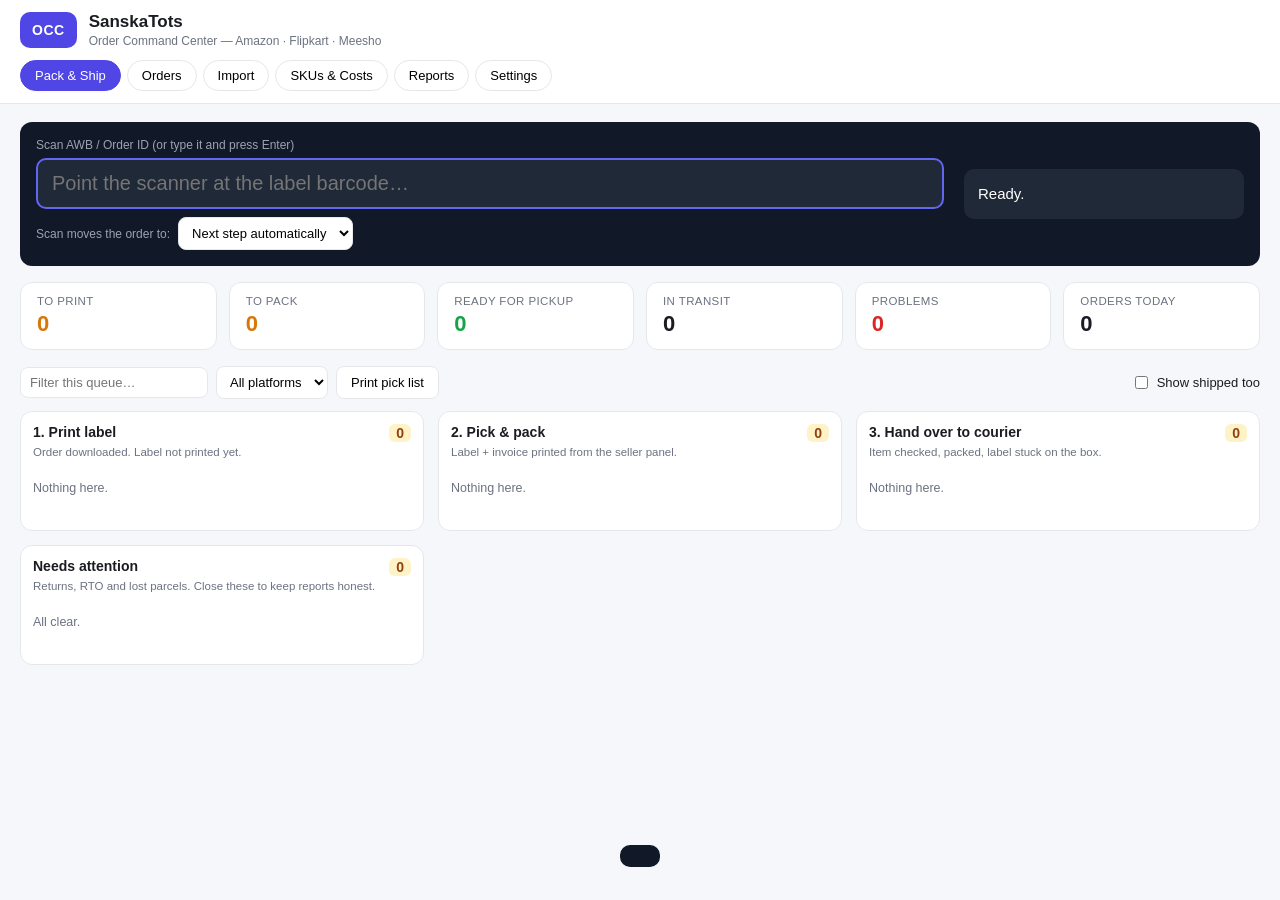
<file: tools/order_command_center/src/dashboard/index.html>
<!DOCTYPE html>
<html lang="en">
  <head>
    <meta charset="UTF-8" />
    <title>Order Command Center</title>
    <link rel="stylesheet" href="styles.css" />
  </head>
  <body>
    <header class="topbar">
      <div class="brand">
        <span class="logo">OCC</span>
        <div>
          <h1 id="bizName">SanskaTots</h1>
          <p class="sub">Order Command Center — Amazon · Flipkart · Meesho</p>
        </div>
      </div>
      <nav class="tabs">
        <button class="tab active" data-tab="pack">Pack &amp; Ship</button>
        <button class="tab" data-tab="orders">Orders</button>
        <button class="tab" data-tab="import">Import</button>
        <button class="tab" data-tab="skus">SKUs &amp; Costs</button>
        <button class="tab" data-tab="reports">Reports</button>
        <button class="tab" data-tab="settings">Settings</button>
      </nav>
    </header>

    <main>
      <!-- ============ PACK & SHIP ============ -->
      <section class="panel active" id="tab-pack">
        <div class="scanbar">
          <div class="scanbox">
            <label for="scanInput">Scan AWB / Order ID (or type it and press Enter)</label>
            <input
              id="scanInput"
              type="text"
              autocomplete="off"
              placeholder="Point the scanner at the label barcode…"
            />
            <div class="scan-actions">
              <span>Scan moves the order to:</span>
              <select id="scanTarget">
                <option value="AUTO">Next step automatically</option>
                <option value="LABEL_PRINTED">Label printed</option>
                <option value="PACKED">Packed</option>
                <option value="HANDED_OVER">Handed over to courier</option>
              </select>
            </div>
          </div>
          <div id="scanResult" class="scan-result">Ready.</div>
        </div>

        <div class="stat-row" id="packStats"></div>

        <div class="toolbar">
          <input id="packSearch" type="search" placeholder="Filter this queue…" />
          <select id="packPlatform">
            <option value="">All platforms</option>
            <option value="amazon">Amazon</option>
            <option value="flipkart">Flipkart</option>
            <option value="meesho">Meesho</option>
          </select>
          <button id="printPickList" class="btn">Print pick list</button>
          <span class="spacer"></span>
          <label class="chk"><input type="checkbox" id="packShowAll" /> Show shipped too</label>
        </div>

        <div class="lanes" id="lanes"></div>
      </section>

      <!-- ============ ORDERS ============ -->
      <section class="panel" id="tab-orders">
        <div class="toolbar">
          <input id="orderSearch" type="search" placeholder="Search order ID, AWB, SKU, product…" />
          <select id="filterPlatform">
            <option value="">All platforms</option>
            <option value="amazon">Amazon</option>
            <option value="flipkart">Flipkart</option>
            <option value="meesho">Meesho</option>
            <option value="other">Other</option>
          </select>
          <select id="filterStatus"></select>
          <input id="filterFrom" type="date" title="From order date" />
          <input id="filterTo" type="date" title="To order date" />
          <button id="clearFilters" class="btn ghost">Clear</button>
          <span class="spacer"></span>
          <button id="exportOrders" class="btn">Export CSV</button>
        </div>
        <div class="bulkbar">
          <span id="selCount">0 selected</span>
          <select id="bulkStatus"></select>
          <select id="bulkReason"></select>
          <button id="applyBulk" class="btn primary">Apply to selected</button>
          <button id="deleteSelected" class="btn danger ghost">Delete selected</button>
        </div>
        <div class="table-wrap">
          <table id="ordersTable">
            <thead>
              <tr>
                <th><input type="checkbox" id="selAll" /></th>
                <th>Date</th>
                <th>Platform</th>
                <th>Order / AWB</th>
                <th>SKU</th>
                <th>Product</th>
                <th class="num">Qty</th>
                <th class="num">Price</th>
                <th class="num">Profit</th>
                <th>Status</th>
                <th>Reason</th>
                <th></th>
              </tr>
            </thead>
            <tbody></tbody>
          </table>
        </div>
        <div class="pager">
          <button id="prevPage" class="btn ghost">Prev</button>
          <span id="pageInfo"></span>
          <button id="nextPage" class="btn ghost">Next</button>
        </div>
      </section>

      <!-- ============ IMPORT ============ -->
      <section class="panel" id="tab-import">
        <div class="card">
          <h2>1. Pick your order file</h2>
          <p class="muted">
            Download the order report from each seller panel, then drop it here. CSV, TSV or TXT.
            Re-importing the same file is safe — existing orders are updated, your packing progress is kept.
          </p>
          <div id="dropZone" class="dropzone">
            <input type="file" id="fileInput" accept=".csv,.tsv,.txt" multiple hidden />
            <p><strong>Drop file(s) here</strong> or <button class="btn" id="browseBtn">browse</button></p>
          </div>
          <details class="help">
            <summary>Where do I download these reports?</summary>
            <ul>
              <li><strong>Amazon:</strong> Seller Central → Orders → Order Reports → Request "Unshipped/All orders" → download the .txt</li>
              <li><strong>Flipkart:</strong> Seller Hub → Orders → Download → "All orders" CSV</li>
              <li><strong>Meesho:</strong> Supplier Panel → Orders → Download → order CSV (or Payments → order payments CSV for settled prices)</li>
            </ul>
          </details>
        </div>

        <div class="card hidden" id="mapCard">
          <h2>2. Check the column mapping</h2>
          <div class="row">
            <label>Platform
              <select id="mapPlatform">
                <option value="amazon">Amazon</option>
                <option value="flipkart">Flipkart</option>
                <option value="meesho">Meesho</option>
                <option value="other">Other</option>
              </select>
            </label>
            <span id="mapFileName" class="muted"></span>
          </div>
          <div id="mapGrid" class="map-grid"></div>
          <h3>Preview</h3>
          <div class="table-wrap short">
            <table id="previewTable">
              <thead></thead>
              <tbody></tbody>
            </table>
          </div>
          <div class="row">
            <button id="confirmImport" class="btn primary big">Import these orders</button>
            <button id="cancelImport" class="btn ghost">Cancel</button>
            <span id="importMsg" class="muted"></span>
          </div>
        </div>

        <div class="card">
          <h2>Add one order by hand</h2>
          <div class="manual-grid">
            <label>Platform
              <select id="mOrderPlatform">
                <option value="amazon">Amazon</option>
                <option value="flipkart">Flipkart</option>
                <option value="meesho">Meesho</option>
                <option value="other">Other</option>
              </select>
            </label>
            <label>Order ID <input id="mOrderId" type="text" /></label>
            <label>SKU <input id="mSku" type="text" list="skuList" /></label>
            <label>Qty <input id="mQty" type="number" value="1" min="1" /></label>
            <label>Price ₹ <input id="mPrice" type="number" step="0.01" /></label>
            <label>AWB <input id="mAwb" type="text" /></label>
            <label>Order date <input id="mDate" type="date" /></label>
            <button id="addManual" class="btn primary">Add order</button>
          </div>
          <datalist id="skuList"></datalist>
        </div>
      </section>

      <!-- ============ SKUS ============ -->
      <section class="panel" id="tab-skus">
        <div class="card">
          <h2>Cost per SKU</h2>
          <p class="muted">
            Profit numbers are only as good as these costs. Fill the cost price once per SKU —
            what you actually pay to make/buy one unit. Packaging is added on top.
          </p>
          <div class="row">
            <button id="pullSkus" class="btn">Pull SKUs from my orders</button>
            <button id="exportSkus" class="btn ghost">Export SKU costs</button>
            <button id="importSkusBtn" class="btn ghost">Import SKU costs</button>
            <input type="file" id="importSkusFile" accept=".csv" hidden />
          </div>
          <div class="table-wrap">
            <table id="skuTable">
              <thead>
                <tr>
                  <th>SKU</th>
                  <th>Title</th>
                  <th class="num">Cost price ₹</th>
                  <th class="num">Packaging ₹</th>
                  <th class="num">Units sold</th>
                  <th class="num">Profit ₹</th>
                  <th></th>
                </tr>
              </thead>
              <tbody></tbody>
            </table>
          </div>
        </div>
      </section>

      <!-- ============ REPORTS ============ -->
      <section class="panel" id="tab-reports">
        <div class="toolbar">
          <select id="reportPeriod">
            <option value="week">Weekly (Mon–Sun)</option>
            <option value="month">Monthly</option>
          </select>
          <select id="reportPlatform">
            <option value="">All platforms</option>
            <option value="amazon">Amazon</option>
            <option value="flipkart">Flipkart</option>
            <option value="meesho">Meesho</option>
          </select>
          <span class="spacer"></span>
          <button id="exportReport" class="btn">Export this report</button>
          <button id="printReport" class="btn ghost">Print</button>
        </div>
        <div class="stat-row" id="reportStats"></div>
        <div class="card">
          <h2 id="periodTitle">By period</h2>
          <div class="table-wrap">
            <table id="periodTable">
              <thead>
                <tr>
                  <th>Period</th>
                  <th class="num">Orders</th>
                  <th class="num">Units</th>
                  <th class="num">Revenue ₹</th>
                  <th class="num">Fees ₹</th>
                  <th class="num">Cost ₹</th>
                  <th class="num">Profit ₹</th>
                  <th class="num">Margin %</th>
                  <th class="num">RTO %</th>
                </tr>
              </thead>
              <tbody></tbody>
            </table>
          </div>
        </div>
        <div class="two-col">
          <div class="card">
            <h2>By platform</h2>
            <div class="table-wrap">
              <table id="platformTable">
                <thead>
                  <tr><th>Platform</th><th class="num">Orders</th><th class="num">Revenue ₹</th><th class="num">Profit ₹</th><th class="num">Margin %</th><th class="num">RTO %</th></tr>
                </thead>
                <tbody></tbody>
              </table>
            </div>
          </div>
          <div class="card">
            <h2>By SKU</h2>
            <div class="table-wrap">
              <table id="skuReportTable">
                <thead>
                  <tr><th>SKU</th><th class="num">Units</th><th class="num">Revenue ₹</th><th class="num">Profit ₹</th><th class="num">RTO %</th></tr>
                </thead>
                <tbody></tbody>
              </table>
            </div>
          </div>
        </div>
        <div class="card">
          <h2>Why orders come back</h2>
          <div class="table-wrap">
            <table id="reasonTable">
              <thead><tr><th>Reason</th><th class="num">Count</th><th class="num">Money lost ₹</th></tr></thead>
              <tbody></tbody>
            </table>
          </div>
        </div>
      </section>

      <!-- ============ SETTINGS ============ -->
      <section class="panel" id="tab-settings">
        <div class="card">
          <h2>Business</h2>
          <div class="row">
            <label>Business name <input id="setBizName" type="text" /></label>
            <label>Default packaging cost ₹ <input id="setPackaging" type="number" step="0.5" /></label>
            <label class="chk"><input type="checkbox" id="setBeep" /> Beep on scan</label>
          </div>
        </div>
        <div class="card">
          <h2>Platform fees</h2>
          <p class="muted">
            Put in the numbers from your own settlement reports. If a platform pays you a
            final take-home amount (Meesho does), tick "price already net of fees" and leave the rest at zero.
          </p>
          <div id="feeGrid"></div>
          <button id="saveSettings" class="btn primary">Save settings</button>
          <span id="settingsMsg" class="muted"></span>
        </div>
        <div class="card">
          <h2>Backup</h2>
          <p class="muted">Everything is stored inside this browser profile only. Take a backup weekly.</p>
          <div class="row">
            <button id="backupJson" class="btn primary">Download full backup (.json)</button>
            <button id="exportAllCsv" class="btn">Export all orders (.csv)</button>
            <button id="restoreBtn" class="btn ghost">Restore from backup</button>
            <input type="file" id="restoreFile" accept=".json" hidden />
          </div>
          <p id="backupMsg" class="muted"></p>
        </div>
        <div class="card danger-zone">
          <h2>Danger zone</h2>
          <button id="wipeData" class="btn danger">Delete all data</button>
        </div>
      </section>
    </main>

    <div id="toast" class="toast"></div>

    <script type="module" src="app.js"></script>
  </body>
</html>
</file>
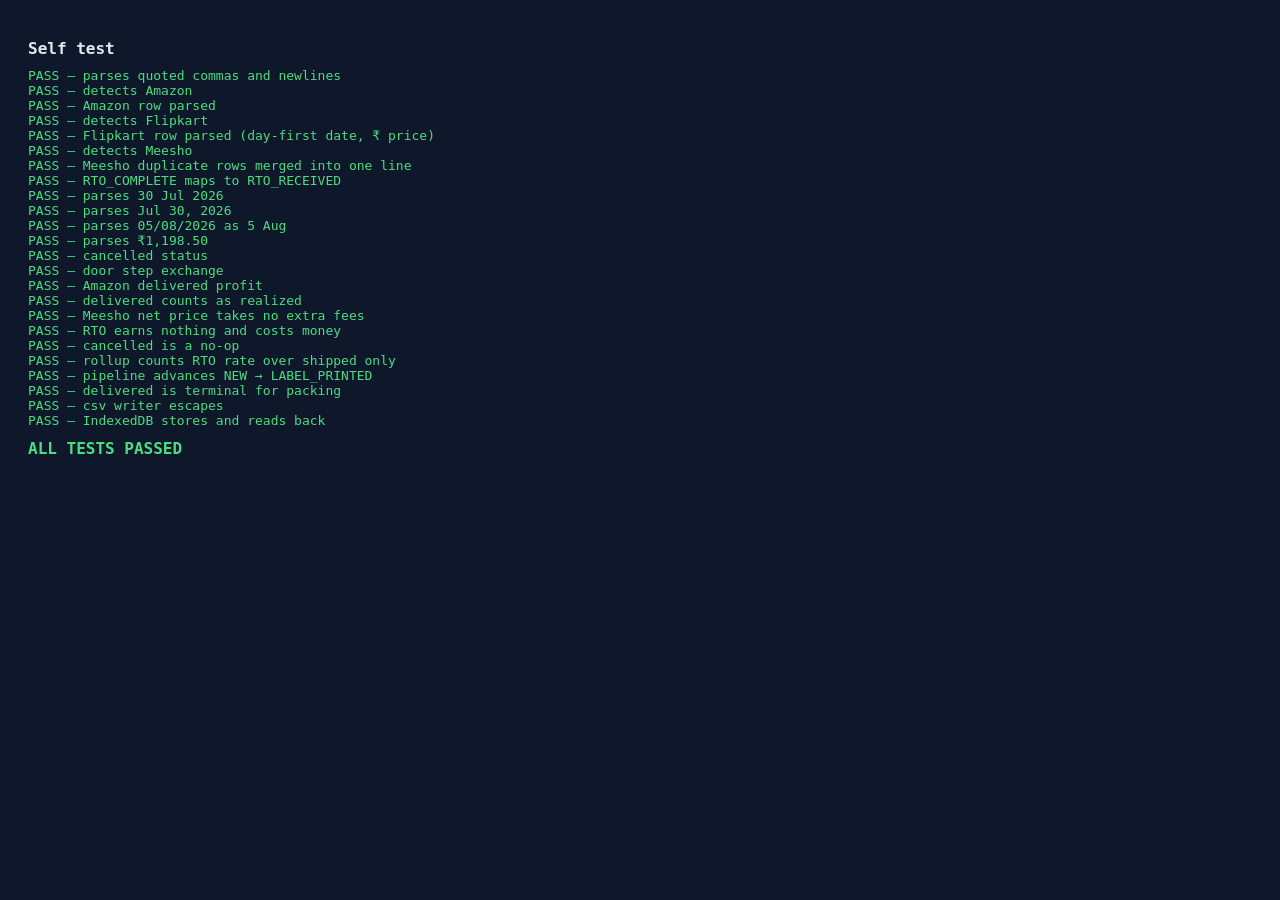
<file: tools/order_command_center/tests/self_test.html>
<!DOCTYPE html>
<html lang="en">
  <head>
    <meta charset="UTF-8" />
    <title>Order Command Center — self test</title>
    <style>
      body { font-family: monospace; padding: 20px; background: #0f172a; color: #e2e8f0; }
      .pass { color: #4ade80; }
      .fail { color: #f87171; font-weight: bold; }
      h1 { font-size: 16px; }
    </style>
  </head>
  <body>
    <h1>Self test</h1>
    <div id="out"></div>
    <script type="module">
      import {
        parseDelimited, toObjects, detectPlatform, autoMap, recordsToOrders,
        parseDate, parseMoney, mapStatus, toCsv,
      } from '../src/lib/csv.js';
      import { computePnl, rollup, DEFAULT_SETTINGS, nextStatuses } from '../src/lib/model.js';
      import { STORE_ORDERS, put, getAll, clearStore } from '../src/lib/db.js';

      const out = document.getElementById('out');
      let fails = 0;
      function check(name, cond, extra) {
        const d = document.createElement('div');
        d.className = cond ? 'pass' : 'fail';
        d.textContent = `${cond ? 'PASS' : 'FAIL'} — ${name}${cond || extra === undefined ? '' : ' → ' + JSON.stringify(extra)}`;
        out.appendChild(d);
        if (!cond) fails += 1;
      }

      /* ---------- CSV parser ---------- */
      const csv = 'a,b,c\n1,"he said ""hi""",3\n4,"line\nbreak",6\n';
      const rows = parseDelimited(csv);
      check('parses quoted commas and newlines', rows.length === 3 && rows[1][1] === 'he said "hi"' && rows[2][1] === 'line\nbreak', rows);

      /* ---------- Amazon ---------- */
      const amazon = [
        'order-id\torder-item-id\tpurchase-date\tsku\tproduct-name\tquantity-purchased\titem-price\torder-status\ttracking-id\tship-state',
        '408-1234567-1234567\t1111\t2026-07-28T10:00:00+00:00\tST-BUSY-01\tAll In One Busy Book\t2\t1198.00\tUnshipped\tTRK123\tKarnataka',
      ].join('\n');
      let o = toObjects(parseDelimited(amazon));
      let plat = detectPlatform(o.headers, 'amazon_orders.txt');
      check('detects Amazon', plat === 'amazon', plat);
      let map = autoMap(o.headers, plat);
      let amzOrders = recordsToOrders(o.records, plat, map);
      check('Amazon row parsed', amzOrders.length === 1 && amzOrders[0].sku === 'ST-BUSY-01' && amzOrders[0].qty === 2 && amzOrders[0].sellingPrice === 1198 && amzOrders[0].orderDate === '2026-07-28' && amzOrders[0].status === 'NEW', amzOrders[0]);

      /* ---------- Flipkart ---------- */
      const flipkart = [
        'Order ID,Order Item ID,Ordered On,SKU,Product,Quantity,Selling Price Per Item,Order Status,Tracking ID,Customer State',
        'OD5555,OI9999,28-07-2026,ST-FELT-02,Felt Craft Kit,1,"₹649.00",Shipped,FK998877,Maharashtra',
      ].join('\n');
      o = toObjects(parseDelimited(flipkart));
      plat = detectPlatform(o.headers, 'x.csv');
      check('detects Flipkart', plat === 'flipkart', plat);
      let fkOrders = recordsToOrders(o.records, plat, autoMap(o.headers, plat));
      check('Flipkart row parsed (day-first date, ₹ price)', fkOrders[0].orderDate === '2026-07-28' && fkOrders[0].sellingPrice === 649 && fkOrders[0].status === 'IN_TRANSIT', fkOrders[0]);

      /* ---------- Meesho ---------- */
      const meesho = [
        'Sub Order No,Order Date,SKU,Product Name,Quantity,Supplier Discounted Price (Incl GST and Commision),Reason for Credit Entry,AWB Number,Customer State',
        '12345_1,2026-07-27,ST-BUSY-01,Busy Book,1,499,RTO_COMPLETE,VLM777,Delhi',
        '12345_1,2026-07-27,ST-BUSY-01,Busy Book,1,499,RTO_COMPLETE,VLM777,Delhi',
      ].join('\n');
      o = toObjects(parseDelimited(meesho));
      plat = detectPlatform(o.headers, 'x.csv');
      check('detects Meesho', plat === 'meesho', plat);
      let mOrders = recordsToOrders(o.records, plat, autoMap(o.headers, plat));
      check('Meesho duplicate rows merged into one line', mOrders.length === 1 && mOrders[0].qty === 2, mOrders);
      check('RTO_COMPLETE maps to RTO_RECEIVED', mOrders[0].status === 'RTO_RECEIVED', mOrders[0].status);

      /* ---------- dates & money ---------- */
      check('parses 30 Jul 2026', parseDate('30 Jul 2026') === '2026-07-30');
      check('parses Jul 30, 2026', parseDate('Jul 30, 2026') === '2026-07-30');
      check('parses 05/08/2026 as 5 Aug', parseDate('05/08/2026') === '2026-08-05');
      check('parses ₹1,198.50', parseMoney('₹1,198.50') === 1198.5);
      check('cancelled status', mapStatus('CANCELLED_CUSTOMER') === 'CANCELLED');
      check('door step exchange', mapStatus('DOOR_STEP_EXCHANGED') === 'EXCHANGE_REQUESTED');

      /* ---------- profit engine ---------- */
      const skus = { 'ST-BUSY-01': { sku: 'ST-BUSY-01', costPrice: 150, packagingCost: 10 } };
      const settings = DEFAULT_SETTINGS;
      const delivered = { platform: 'amazon', sku: 'ST-BUSY-01', qty: 1, sellingPrice: 999, status: 'DELIVERED' };
      const p = computePnl(delivered, skus, settings);
      check('Amazon delivered profit', Math.abs(p.profit - (999 - 119.88 - 25 - 65 - 37.7784 - 160)) < 0.01, p);
      check('delivered counts as realized', p.state === 'realized');

      const meeshoDelivered = { platform: 'meesho', sku: 'ST-BUSY-01', qty: 1, sellingPrice: 499, status: 'DELIVERED' };
      const mp = computePnl(meeshoDelivered, skus, settings);
      check('Meesho net price takes no extra fees', Math.abs(mp.profit - (499 - 160)) < 0.01, mp);

      const rto = { platform: 'amazon', sku: 'ST-BUSY-01', qty: 1, sellingPrice: 999, status: 'RTO_RECEIVED' };
      const rp = computePnl(rto, skus, settings);
      check('RTO earns nothing and costs money', rp.revenue === 0 && rp.profit < 0 && rp.state === 'loss', rp);

      const cancelled = computePnl({ platform: 'amazon', sku: 'ST-BUSY-01', qty: 1, sellingPrice: 999, status: 'CANCELLED' }, skus, settings);
      check('cancelled is a no-op', cancelled.profit === 0 && cancelled.state === 'void');

      const roll = rollup([delivered, rto, { ...delivered, status: 'CANCELLED' }], skus, settings);
      check('rollup counts RTO rate over shipped only', Math.abs(roll.rtoRatePct - 50) < 0.01, roll.rtoRatePct);

      check('pipeline advances NEW → LABEL_PRINTED', nextStatuses('NEW')[0] === 'LABEL_PRINTED');
      check('delivered is terminal for packing', !nextStatuses('DELIVERED').includes('PACKED'));

      /* ---------- csv writer ---------- */
      const written = toCsv([{ a: 'x,y', b: 'he said "hi"' }]);
      check('csv writer escapes', written === 'a,b\n"x,y","he said ""hi"""', written);

      /* ---------- IndexedDB round trip ---------- */
      await clearStore(STORE_ORDERS);
      await put(STORE_ORDERS, { ...amzOrders[0] });
      const back = await getAll(STORE_ORDERS);
      check('IndexedDB stores and reads back', back.length === 1 && back[0].sku === 'ST-BUSY-01', back);
      await clearStore(STORE_ORDERS);

      const summary = document.createElement('h1');
      summary.textContent = fails === 0 ? 'ALL TESTS PASSED' : `${fails} TEST(S) FAILED`;
      summary.className = fails === 0 ? 'pass' : 'fail';
      summary.id = 'summary';
      out.appendChild(summary);
    </script>
  </body>
</html>
</file>
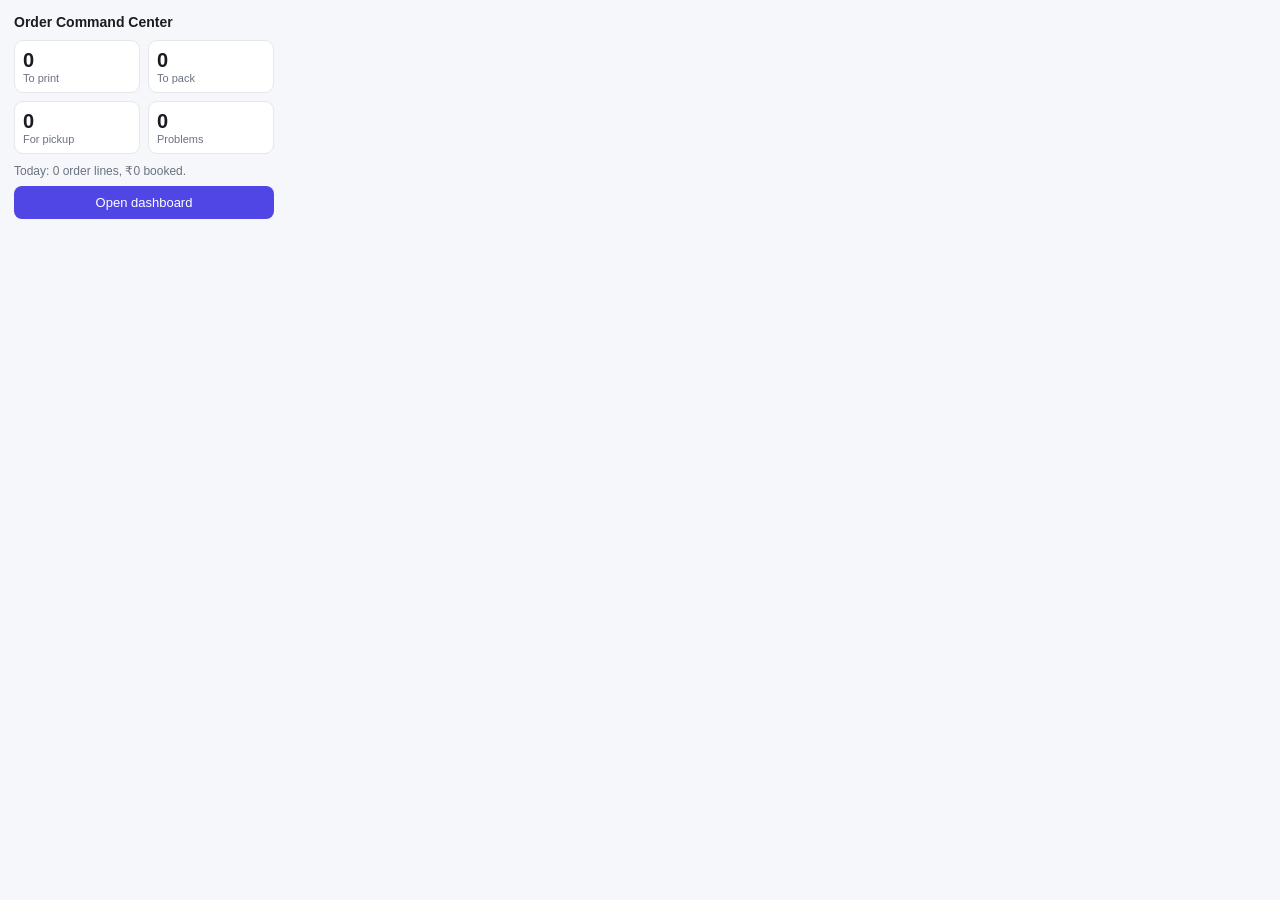
<file: tools/order_command_center/src/popup/popup.html>
<!DOCTYPE html>
<html lang="en">
  <head>
    <meta charset="UTF-8" />
    <link rel="stylesheet" href="popup.css" />
  </head>
  <body>
    <h1>Order Command Center</h1>
    <div class="grid" id="counts">
      <div class="box"><span class="n" id="cNew">–</span><span class="l">To print</span></div>
      <div class="box"><span class="n" id="cPack">–</span><span class="l">To pack</span></div>
      <div class="box"><span class="n" id="cReady">–</span><span class="l">For pickup</span></div>
      <div class="box"><span class="n" id="cProblem">–</span><span class="l">Problems</span></div>
    </div>
    <p class="today" id="today"></p>
    <button id="open">Open dashboard</button>
    <p class="hint" id="backupHint"></p>
    <script type="module" src="popup.js"></script>
  </body>
</html>
</file>
<file: tools/order_command_center/src/dashboard/styles.css>
:root {
  --bg: #f6f7fb;
  --card: #ffffff;
  --ink: #1a1c22;
  --muted: #6b7280;
  --line: #e5e7eb;
  --primary: #4f46e5;
  --green: #16a34a;
  --amber: #d97706;
  --red: #dc2626;
  --amazon: #ff9900;
  --flipkart: #2874f0;
  --meesho: #f43397;
}

* { box-sizing: border-box; }

body {
  margin: 0;
  font-family: -apple-system, BlinkMacSystemFont, "Segoe UI", Roboto, Helvetica, Arial, sans-serif;
  background: var(--bg);
  color: var(--ink);
  font-size: 14px;
}

.topbar {
  background: #fff;
  border-bottom: 1px solid var(--line);
  padding: 12px 20px;
  position: sticky;
  top: 0;
  z-index: 20;
}

.brand { display: flex; align-items: center; gap: 12px; }
.logo {
  background: var(--primary);
  color: #fff;
  font-weight: 700;
  border-radius: 10px;
  padding: 10px 12px;
  letter-spacing: 0.5px;
}
h1 { font-size: 17px; margin: 0; }
.sub { margin: 2px 0 0; color: var(--muted); font-size: 12px; }

.tabs { display: flex; gap: 6px; margin-top: 12px; flex-wrap: wrap; }
.tab {
  border: 1px solid var(--line);
  background: #fff;
  border-radius: 999px;
  padding: 7px 14px;
  cursor: pointer;
  font-size: 13px;
}
.tab.active { background: var(--primary); color: #fff; border-color: var(--primary); }

main { padding: 18px 20px 60px; max-width: 1500px; margin: 0 auto; }
.panel { display: none; }
.panel.active { display: block; }

.card {
  background: var(--card);
  border: 1px solid var(--line);
  border-radius: 12px;
  padding: 16px;
  margin-bottom: 16px;
}
.card h2 { font-size: 15px; margin: 0 0 8px; }
.card h3 { font-size: 13px; margin: 14px 0 6px; color: var(--muted); }
.muted { color: var(--muted); font-size: 12.5px; }
.hidden { display: none !important; }

.btn {
  border: 1px solid var(--line);
  background: #fff;
  border-radius: 8px;
  padding: 8px 14px;
  cursor: pointer;
  font-size: 13px;
}
.btn:hover { background: #f3f4f6; }
.btn.primary { background: var(--primary); color: #fff; border-color: var(--primary); }
.btn.primary:hover { filter: brightness(1.08); }
.btn.danger { background: var(--red); color: #fff; border-color: var(--red); }
.btn.danger.ghost { background: #fff; color: var(--red); border-color: #fecaca; }
.btn.ghost { background: #fff; }
.btn.big { padding: 11px 20px; font-size: 14px; }

.toolbar, .row {
  display: flex;
  gap: 8px;
  align-items: center;
  flex-wrap: wrap;
  margin-bottom: 12px;
}
.spacer { flex: 1; }
input, select, textarea {
  font-family: inherit;
  font-size: 13px;
  padding: 7px 9px;
  border: 1px solid var(--line);
  border-radius: 8px;
  background: #fff;
}
label { font-size: 12px; color: var(--muted); display: flex; flex-direction: column; gap: 4px; }
label.chk { flex-direction: row; align-items: center; gap: 6px; color: var(--ink); font-size: 13px; }

/* Scan bar */
.scanbar {
  background: #111827;
  color: #fff;
  border-radius: 12px;
  padding: 16px;
  margin-bottom: 16px;
  display: flex;
  gap: 20px;
  align-items: center;
  flex-wrap: wrap;
}
.scanbox { flex: 1; min-width: 320px; }
.scanbox label { color: #9ca3af; font-size: 12px; }
#scanInput {
  width: 100%;
  font-size: 20px;
  padding: 12px 14px;
  border-radius: 10px;
  border: 2px solid #374151;
  background: #1f2937;
  color: #fff;
  margin-top: 6px;
}
#scanInput:focus { outline: none; border-color: #6366f1; }
.scan-actions { display: flex; align-items: center; gap: 8px; margin-top: 8px; color: #9ca3af; font-size: 12px; }
.scan-result {
  min-width: 280px;
  font-size: 15px;
  padding: 14px;
  border-radius: 10px;
  background: #1f2937;
  line-height: 1.5;
}
.scan-result.ok { background: #064e3b; }
.scan-result.err { background: #7f1d1d; }

/* Stats */
.stat-row { display: flex; gap: 12px; flex-wrap: wrap; margin-bottom: 16px; }
.stat {
  background: #fff;
  border: 1px solid var(--line);
  border-radius: 12px;
  padding: 12px 16px;
  min-width: 140px;
  flex: 1;
}
.stat .k { font-size: 11.5px; color: var(--muted); text-transform: uppercase; letter-spacing: 0.4px; }
.stat .v { font-size: 22px; font-weight: 700; margin-top: 4px; }
.stat.good .v { color: var(--green); }
.stat.warn .v { color: var(--amber); }
.stat.bad .v { color: var(--red); }

/* Lanes */
.lanes { display: grid; grid-template-columns: repeat(auto-fit, minmax(300px, 1fr)); gap: 14px; }
.lane {
  background: #fff;
  border: 1px solid var(--line);
  border-radius: 12px;
  padding: 12px;
  min-height: 120px;
}
.lane h3 { margin: 0 0 4px; font-size: 14px; display: flex; justify-content: space-between; }
.lane .lane-hint { color: var(--muted); font-size: 11.5px; margin: 0 0 10px; }
.lane-list { display: flex; flex-direction: column; gap: 8px; max-height: 62vh; overflow: auto; }

.order-card {
  border: 1px solid var(--line);
  border-left: 4px solid var(--muted);
  border-radius: 10px;
  padding: 10px;
  background: #fff;
}
.order-card.amazon { border-left-color: var(--amazon); }
.order-card.flipkart { border-left-color: var(--flipkart); }
.order-card.meesho { border-left-color: var(--meesho); }
.order-card .oc-top { display: flex; justify-content: space-between; gap: 8px; font-size: 12px; color: var(--muted); }
.order-card .oc-sku { font-weight: 700; font-size: 14px; margin: 3px 0; }
.order-card .oc-name { font-size: 12px; color: var(--muted); margin-bottom: 6px; }
.order-card .oc-actions { display: flex; gap: 6px; flex-wrap: wrap; }
.order-card .oc-actions .btn { padding: 5px 10px; font-size: 12px; }
.qty-pill {
  background: #fef3c7;
  color: #92400e;
  border-radius: 6px;
  padding: 1px 7px;
  font-weight: 700;
}

/* Tables */
.table-wrap { overflow: auto; border: 1px solid var(--line); border-radius: 10px; background: #fff; }
.table-wrap.short { max-height: 260px; }
table { border-collapse: collapse; width: 100%; font-size: 12.5px; }
th, td { padding: 8px 10px; text-align: left; border-bottom: 1px solid var(--line); white-space: nowrap; }
th { background: #f9fafb; position: sticky; top: 0; font-size: 11.5px; text-transform: uppercase; color: var(--muted); letter-spacing: 0.3px; }
td.num, th.num { text-align: right; }
tbody tr:hover { background: #f9fafb; }
.pos { color: var(--green); font-weight: 600; }
.neg { color: var(--red); font-weight: 600; }

.pill { border-radius: 999px; padding: 2px 9px; font-size: 11px; font-weight: 600; display: inline-block; }
.pill.amazon { background: #fff7ed; color: #b45309; }
.pill.flipkart { background: #eff6ff; color: #1d4ed8; }
.pill.meesho { background: #fdf2f8; color: #be185d; }
.pill.other { background: #f3f4f6; color: #374151; }
.pill.action { background: #eef2ff; color: #4338ca; }
.pill.transit { background: #ecfeff; color: #0e7490; }
.pill.closed { background: #f0fdf4; color: #15803d; }
.pill.problem { background: #fef2f2; color: #b91c1c; }

.bulkbar {
  display: flex;
  gap: 8px;
  align-items: center;
  flex-wrap: wrap;
  background: #eef2ff;
  border: 1px solid #c7d2fe;
  border-radius: 10px;
  padding: 8px 12px;
  margin-bottom: 10px;
}
.pager { display: flex; gap: 10px; align-items: center; justify-content: center; margin-top: 12px; }

/* Import */
.dropzone {
  border: 2px dashed #c7d2fe;
  border-radius: 12px;
  padding: 28px;
  text-align: center;
  background: #f8faff;
}
.dropzone.drag { background: #eef2ff; border-color: var(--primary); }
.map-grid { display: grid; grid-template-columns: repeat(auto-fit, minmax(220px, 1fr)); gap: 10px; margin: 10px 0; }
.map-grid .req label { color: var(--red); font-weight: 600; }
.manual-grid { display: grid; grid-template-columns: repeat(auto-fit, minmax(150px, 1fr)); gap: 10px; align-items: end; }
.help { margin-top: 10px; font-size: 12.5px; color: var(--muted); }
.help ul { margin: 8px 0 0; padding-left: 18px; line-height: 1.7; }

.two-col { display: grid; grid-template-columns: 1fr 1fr; gap: 16px; }
@media (max-width: 1000px) { .two-col { grid-template-columns: 1fr; } }

.fee-row {
  display: grid;
  grid-template-columns: 110px repeat(6, minmax(90px, 1fr)) 150px;
  gap: 8px;
  align-items: end;
  margin-bottom: 10px;
}
.fee-row .plat { font-weight: 700; padding-bottom: 8px; }

.danger-zone { border-color: #fecaca; background: #fff5f5; }

.modal-back {
  position: fixed;
  inset: 0;
  background: rgba(15, 23, 42, 0.5);
  display: flex;
  align-items: center;
  justify-content: center;
  z-index: 200;
}
.modal {
  background: #fff;
  border-radius: 14px;
  padding: 20px;
  width: min(440px, 92vw);
  box-shadow: 0 20px 50px rgba(0, 0, 0, 0.28);
}
.modal h2 { margin: 0 0 6px; font-size: 16px; }
.modal-fields { display: flex; flex-direction: column; gap: 12px; margin: 14px 0; }
.modal-fields label { font-size: 12px; }
.modal-fields select, .modal-fields input { width: 100%; padding: 9px; }
.modal-actions { display: flex; justify-content: flex-end; gap: 8px; }

.toast {
  position: fixed;
  left: 50%;
  transform: translateX(-50%) translateY(120px);
  background: #111827;
  color: #fff;
  padding: 11px 20px;
  border-radius: 10px;
  transition: transform 0.22s ease;
  z-index: 100;
  font-size: 13px;
}
.toast.show { transform: translateX(-50%) translateY(0); }

@media print {
  .topbar, .toolbar, .scanbar, .bulkbar, .pager, .btn, .modal-back { display: none !important; }
  .panel { display: none !important; }
  .panel.active { display: block !important; }
  body { background: #fff; }
  .card { break-inside: avoid; border: none; }
}
</file>
<file: tools/order_command_center/src/popup/popup.css>
body {
  width: 260px;
  margin: 0;
  padding: 14px;
  font-family: -apple-system, BlinkMacSystemFont, "Segoe UI", Roboto, sans-serif;
  background: #f6f7fb;
  color: #1a1c22;
}
h1 { font-size: 14px; margin: 0 0 10px; }
.grid { display: grid; grid-template-columns: 1fr 1fr; gap: 8px; }
.box {
  background: #fff;
  border: 1px solid #e5e7eb;
  border-radius: 9px;
  padding: 8px;
  display: flex;
  flex-direction: column;
}
.n { font-size: 20px; font-weight: 700; }
.l { font-size: 11px; color: #6b7280; }
.today { font-size: 12px; color: #6b7280; margin: 10px 0 8px; }
button {
  width: 100%;
  background: #4f46e5;
  color: #fff;
  border: none;
  border-radius: 8px;
  padding: 9px;
  font-size: 13px;
  cursor: pointer;
}
button:hover { filter: brightness(1.1); }
.hint { font-size: 11px; color: #b45309; margin: 8px 0 0; }
</file>
